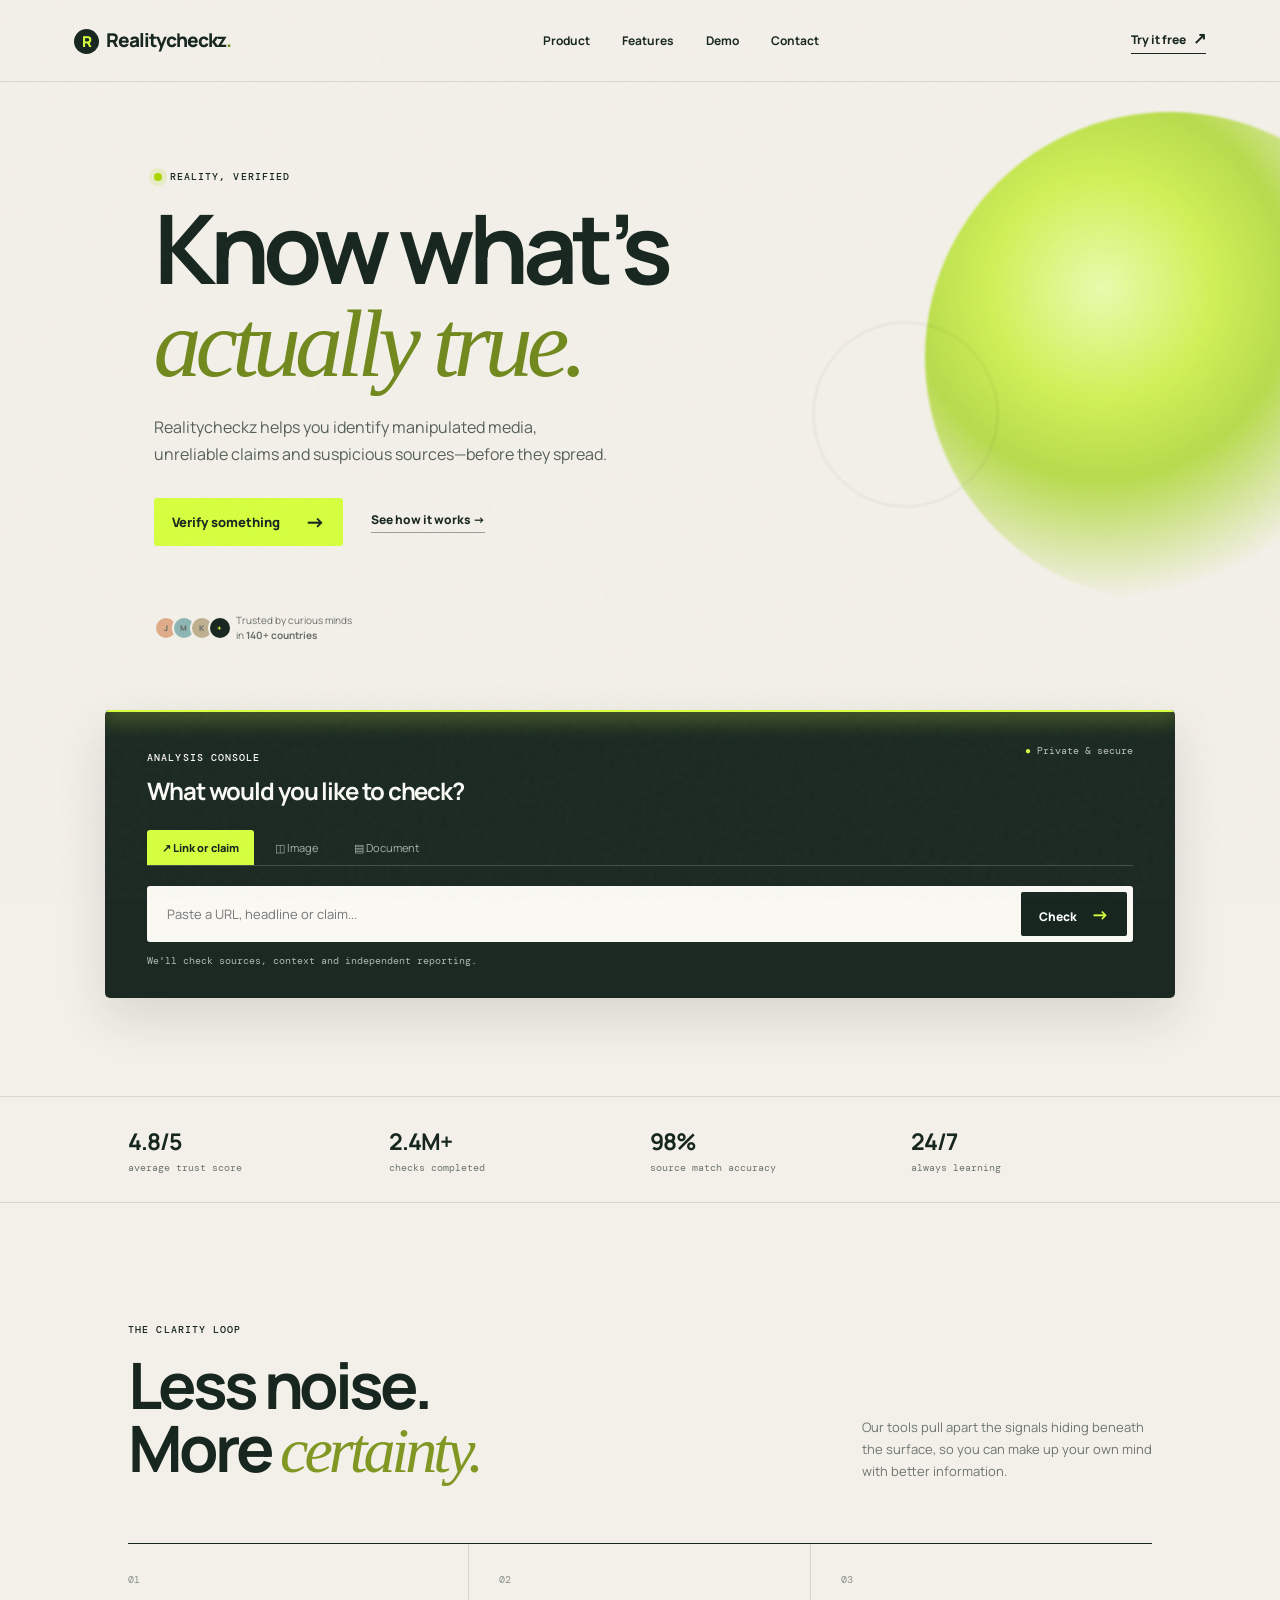
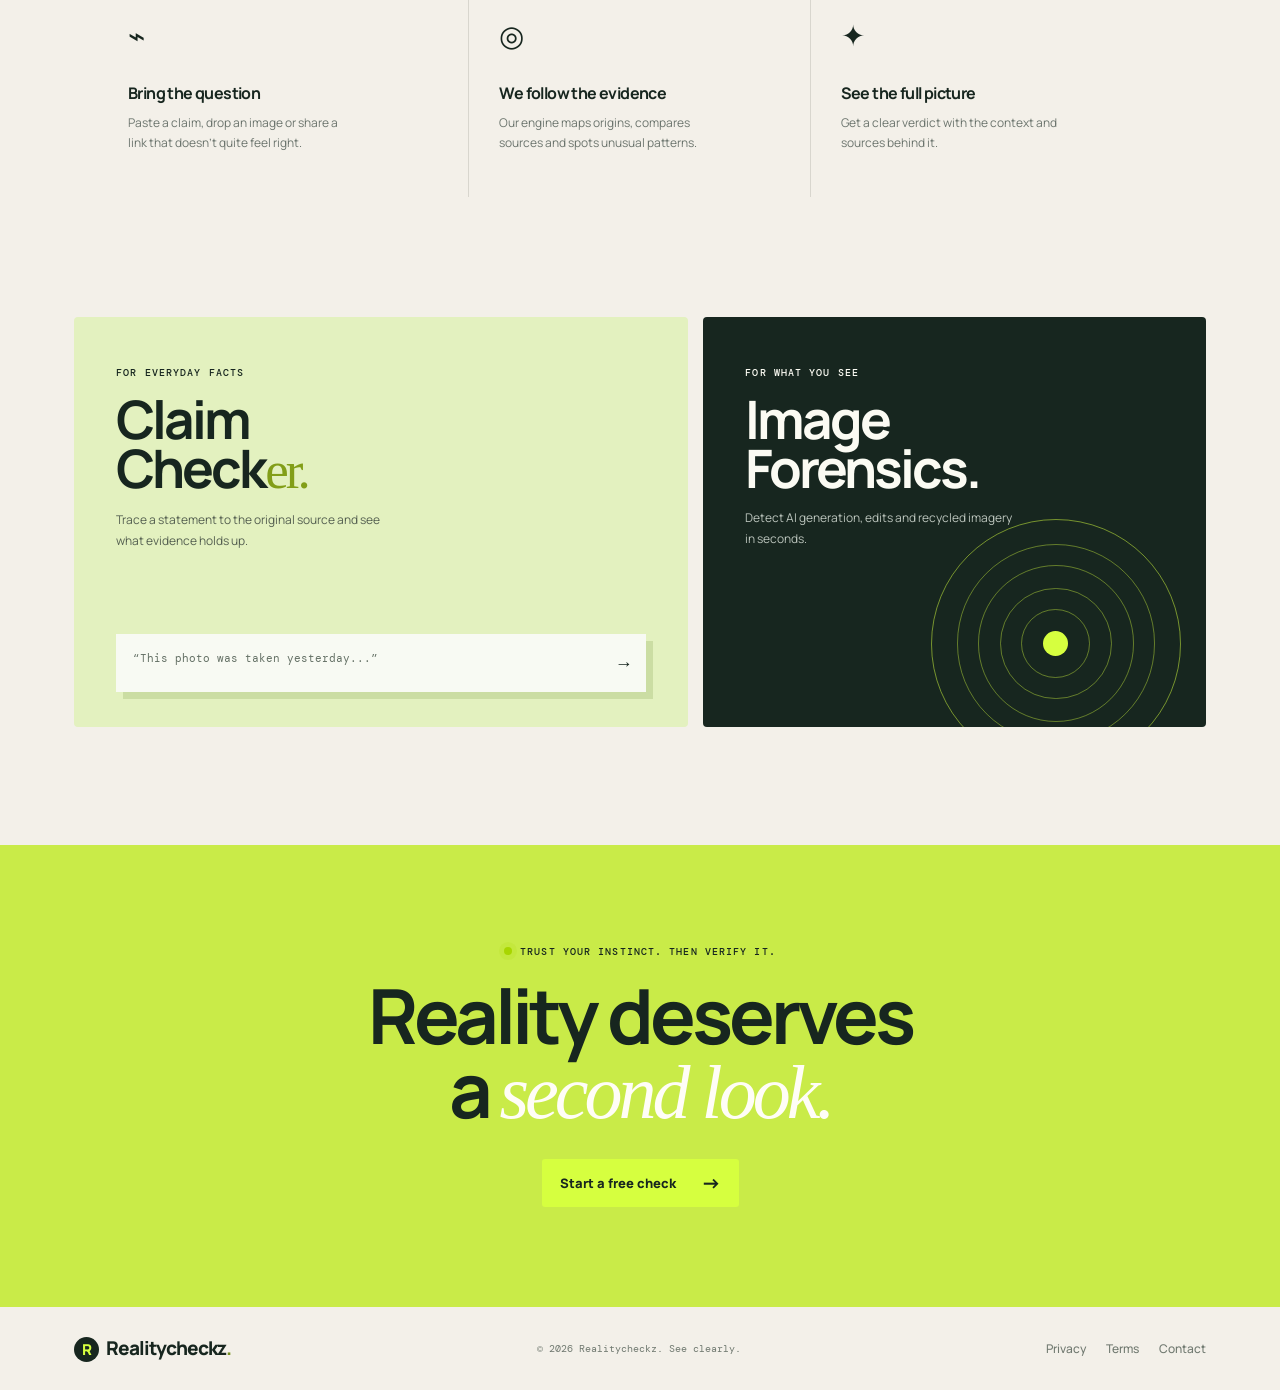
<file: index.html>
<!doctype html>
<html lang="en">
<head>
  <meta charset="UTF-8" />
  <meta name="viewport" content="width=device-width, initial-scale=1.0" />
  <title>Realitycheckz — Verify what you see</title>
  <link rel="preconnect" href="https://fonts.googleapis.com">
  <link rel="preconnect" href="https://fonts.gstatic.com" crossorigin>
  <link href="https://fonts.googleapis.com/css2?family=DM+Mono:wght@400;500&family=Manrope:wght@400;500;600;700;800&display=swap" rel="stylesheet">
  <link rel="stylesheet" href="style.css" />
</head>
<body>
  <div class="noise"></div>
  <nav class="nav">
    <a class="brand" href="#top"><span class="brand-mark">R</span>Realitycheckz<span class="dot">.</span></a>
    <div class="nav-links"><a class="current" href="index.html">Home</a><a href="product.html">Product</a><a href="features.html">Features</a><a href="demo.html">Demo</a><a href="contact.html">Contact</a></div>
    <a href="demo.html" class="nav-cta">Try it free <span>↗</span></a>
  </nav>

  <main id="top">
    <section class="hero">
      <div class="eyebrow"><span class="pulse"></span> REALITY, VERIFIED</div>
      <h1>Know what’s<br><em>actually true.</em></h1>
      <p class="hero-copy">Realitycheckz helps you identify manipulated media, unreliable claims and suspicious sources—before they spread.</p>
      <div class="hero-actions"><a class="button primary" href="demo.html">Verify something <span>→</span></a><a class="text-link" href="demo.html">See how it works <span>→</span></a></div>
      <div class="hero-trust"><div class="avatars"><i>J</i><i>M</i><i>K</i><i>+</i></div><span>Trusted by curious minds<br>in <b>140+ countries</b></span></div>
      <div class="orb orb-one"></div><div class="orb orb-two"></div>
    </section>

    <section class="verify-shell" id="verify">
      <div class="scanner-line"></div>
      <div class="verify-top"><div><span class="micro">ANALYSIS CONSOLE</span><h2>What would you like to check?</h2></div><span class="secure">● Private & secure</span></div>
      <div class="tabs"><button class="tab active" data-type="link">↗ Link or claim</button><button class="tab" data-type="image">◫ Image</button><button class="tab" data-type="document">▤ Document</button></div>
      <div class="check-area" id="dropZone">
        <div class="input-row"><input id="checkInput" aria-label="Content to verify" placeholder="Paste a URL, headline or claim..." /><button id="checkBtn">Check <span>→</span></button></div>
        <p id="helperText">We'll check sources, context and independent reporting.</p>
      </div>
      <div class="result" id="result"><div class="result-icon">✓</div><div><span class="micro">INITIAL SIGNAL</span><h3 id="resultTitle">Assessment ready</h3><p id="resultText"></p></div><span class="confidence" id="confidence">--</span></div>
    </section>

    <section class="proof-strip" id="trust"><div><strong>4.8/5</strong><span>average trust score</span></div><div><strong>2.4M+</strong><span>checks completed</span></div><div><strong>98%</strong><span>source match accuracy</span></div><div><strong>24/7</strong><span>always learning</span></div></section>

    <section class="how" id="how"><div class="section-label">THE CLARITY LOOP</div><div class="section-heading"><h2>Less noise.<br>More <em>certainty.</em></h2><p>Our tools pull apart the signals hiding beneath the surface, so you can make up your own mind with better information.</p></div><div class="steps"><article><span class="number">01</span><div class="step-icon">⌁</div><h3>Bring the question</h3><p>Paste a claim, drop an image or share a link that doesn't quite feel right.</p></article><article><span class="number">02</span><div class="step-icon">◎</div><h3>We follow the evidence</h3><p>Our engine maps origins, compares sources and spots unusual patterns.</p></article><article><span class="number">03</span><div class="step-icon">✦</div><h3>See the full picture</h3><p>Get a clear verdict with the context and sources behind it.</p></article></div></section>

    <section class="tools" id="tools"><div class="tool-card large"><span class="micro">FOR EVERYDAY FACTS</span><h2>Claim<br>Check<span>er.</span></h2><p>Trace a statement to the original source and see what evidence holds up.</p><div class="mini-search"><span>“This photo was taken yesterday...”</span><b>→</b></div></div><div class="tool-card dark"><span class="micro">FOR WHAT YOU SEE</span><h2>Image<br>Forensics.</h2><p>Detect AI generation, edits and recycled imagery in seconds.</p><div class="fingerprint"><i></i><i></i><i></i><i></i><i></i></div></div></section>

    <section class="closing"><span class="eyebrow"><span class="pulse"></span> TRUST YOUR INSTINCT. THEN VERIFY IT.</span><h2>Reality deserves<br>a <em>second look.</em></h2><a href="demo.html" class="button primary">Start a free check <span>→</span></a></section>
  </main>
  <footer><a class="brand" href="index.html"><span class="brand-mark">R</span>Realitycheckz<span class="dot">.</span></a><span>© 2026 Realitycheckz. See clearly.</span><div><a href="privacy.html">Privacy</a><a href="terms.html">Terms</a><a href="contact.html">Contact</a></div></footer>
  <script src="script.js"></script>
</body>
</html>
</file>
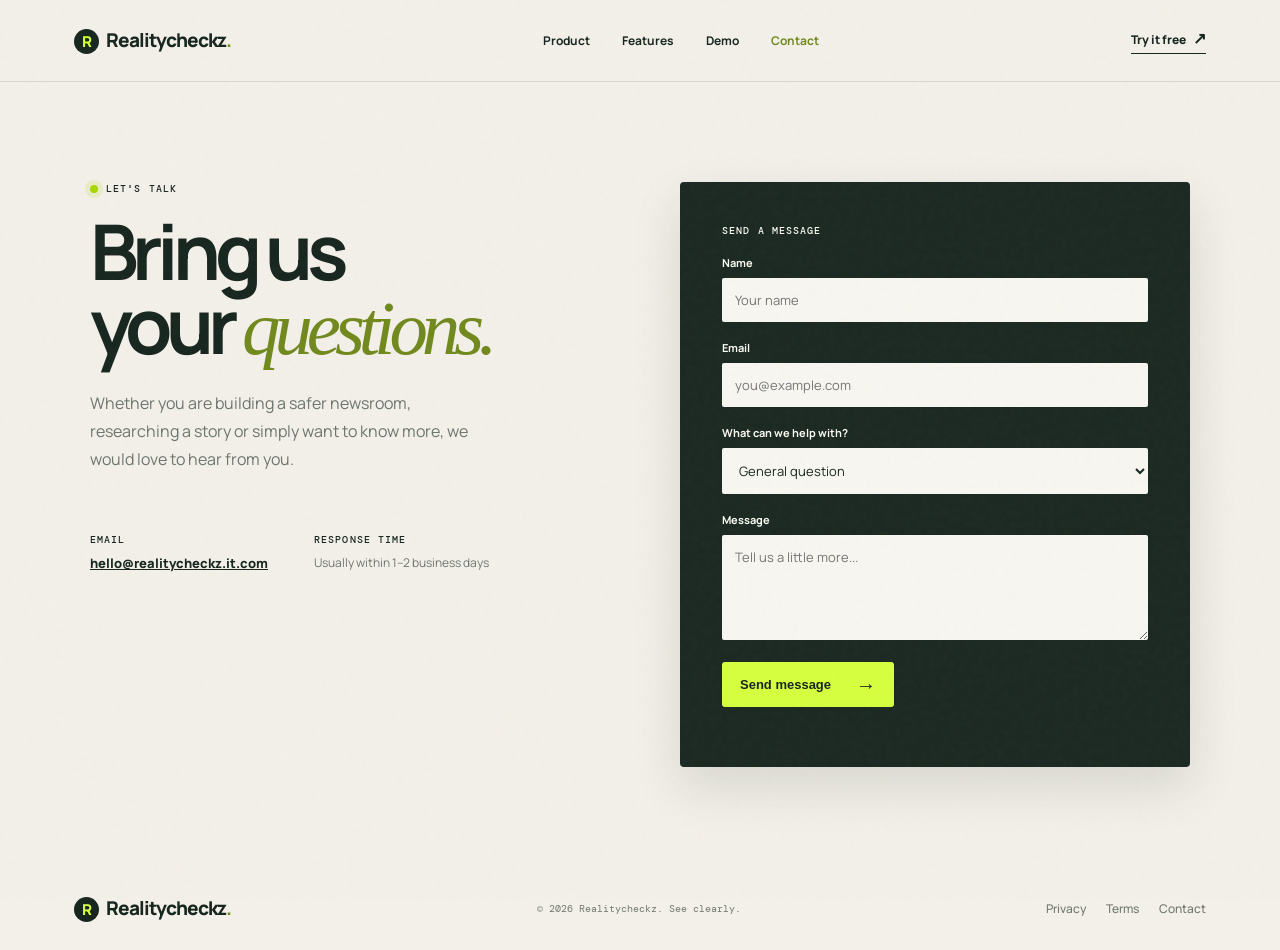
<file: contact.html>
<!doctype html><html lang="en"><head><meta charset="UTF-8"><meta name="viewport" content="width=device-width,initial-scale=1.0"><title>Contact — Realitycheckz</title><link rel="preconnect" href="https://fonts.googleapis.com"><link rel="preconnect" href="https://fonts.gstatic.com" crossorigin><link href="https://fonts.googleapis.com/css2?family=DM+Mono:wght@400;500&family=Manrope:wght@400;500;600;700;800&display=swap" rel="stylesheet"><link rel="stylesheet" href="style.css"></head><body><div class="noise"></div><nav class="nav"><a class="brand" href="index.html"><span class="brand-mark">R</span>Realitycheckz<span class="dot">.</span></a><div class="nav-links"><a href="product.html">Product</a><a href="features.html">Features</a><a href="demo.html">Demo</a><a class="current" href="contact.html">Contact</a></div><a href="demo.html" class="nav-cta">Try it free <span>↗</span></a></nav><main class="contact-page"><section class="contact-copy"><span class="eyebrow"><span class="pulse"></span> LET'S TALK</span><h1>Bring us<br>your <em>questions.</em></h1><p>Whether you are building a safer newsroom, researching a story or simply want to know more, we would love to hear from you.</p><div class="contact-details"><div><span class="micro">EMAIL</span><a href="mailto:hello@realitycheckz.it.com">hello@realitycheckz.it.com</a></div><div><span class="micro">RESPONSE TIME</span><p>Usually within 1–2 business days</p></div></div></section><section class="contact-form-wrap"><form id="contactForm"><span class="micro">SEND A MESSAGE</span><label>Name<input required placeholder="Your name"></label><label>Email<input type="email" required placeholder="you@example.com"></label><label>What can we help with?<select><option>General question</option><option>Product feedback</option><option>Partnership</option><option>Report an issue</option></select></label><label>Message<textarea required placeholder="Tell us a little more..."></textarea></label><button class="button primary" type="submit">Send message <span>→</span></button><p class="form-status" id="formStatus"></p></form></section></main><footer><a class="brand" href="index.html"><span class="brand-mark">R</span>Realitycheckz<span class="dot">.</span></a><span>© 2026 Realitycheckz. See clearly.</span><div><a href="privacy.html">Privacy</a><a href="terms.html">Terms</a><a href="contact.html">Contact</a></div></footer><script src="contact.js"></script></body></html>
</file>
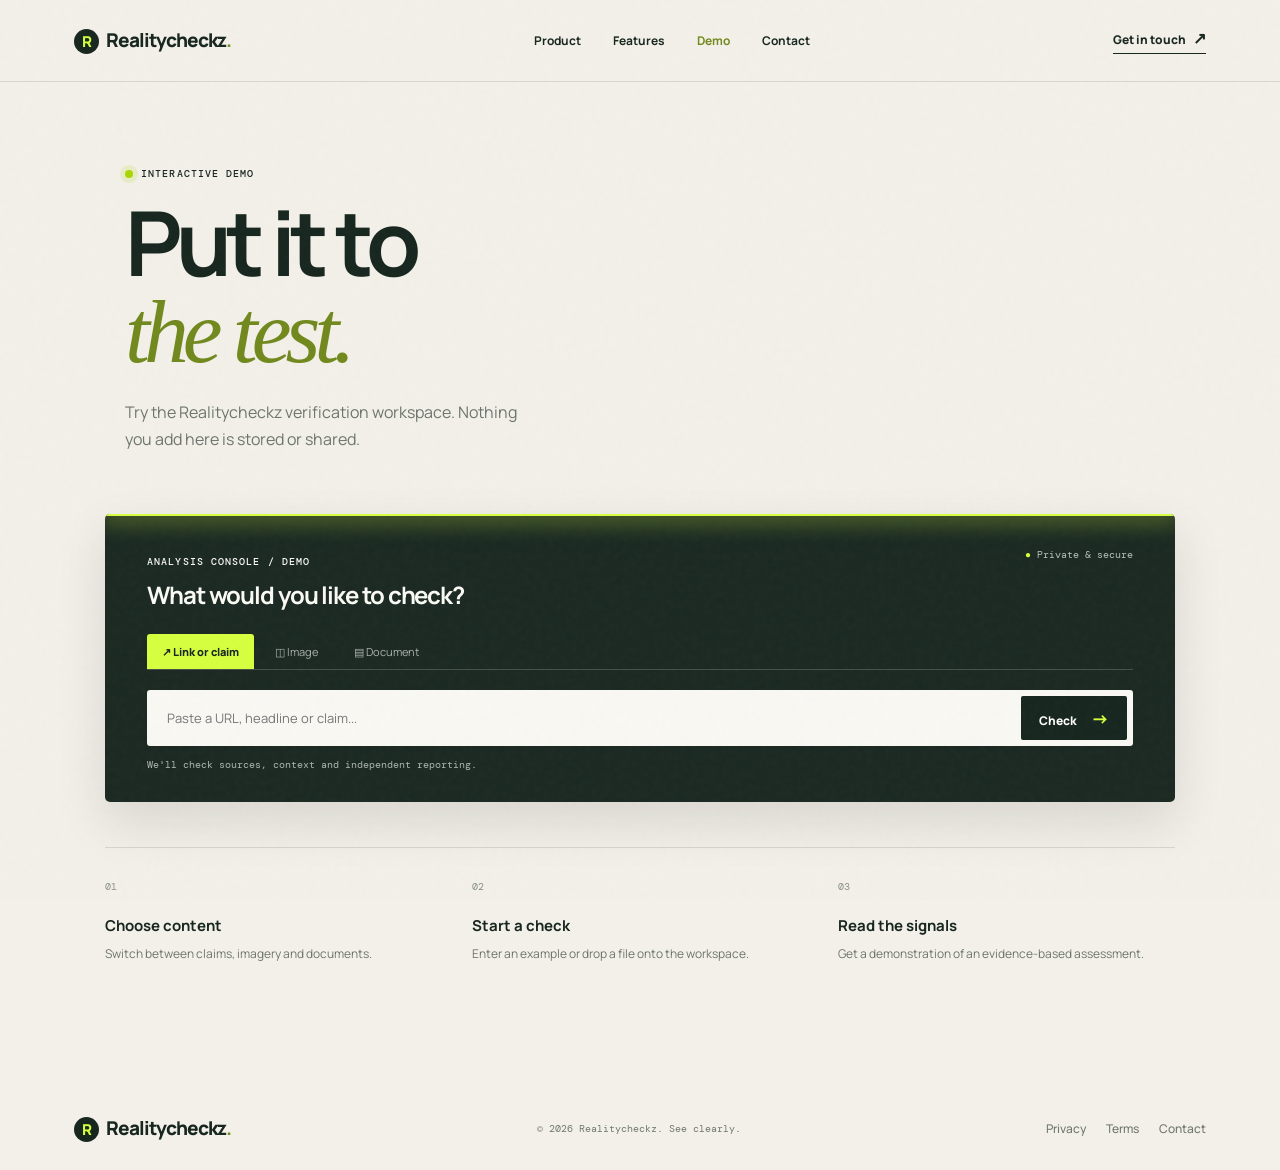
<file: demo.html>
<!doctype html><html lang="en"><head><meta charset="UTF-8"><meta name="viewport" content="width=device-width,initial-scale=1.0"><title>Demo — Realitycheckz</title><link rel="preconnect" href="https://fonts.googleapis.com"><link rel="preconnect" href="https://fonts.gstatic.com" crossorigin><link href="https://fonts.googleapis.com/css2?family=DM+Mono:wght@400;500&family=Manrope:wght@400;500;600;700;800&display=swap" rel="stylesheet"><link rel="stylesheet" href="style.css"></head><body><div class="noise"></div><nav class="nav"><a class="brand" href="index.html"><span class="brand-mark">R</span>Realitycheckz<span class="dot">.</span></a><div class="nav-links"><a href="index.html">Home</a><a class="current" href="demo.html">Demo</a><a href="contact.html">Contact</a></div><a href="contact.html" class="nav-cta">Get in touch <span>↗</span></a></nav><main class="inner-page"><section class="page-intro"><span class="eyebrow"><span class="pulse"></span> INTERACTIVE DEMO</span><h1>Put it to<br><em>the test.</em></h1><p>Try the Realitycheckz verification workspace. Nothing you add here is stored or shared.</p></section><section class="verify-shell demo-check"><div class="scanner-line"></div><div class="verify-top"><div><span class="micro">ANALYSIS CONSOLE / DEMO</span><h2>What would you like to check?</h2></div><span class="secure">● Private & secure</span></div><div class="tabs"><button class="tab active" data-type="link">↗ Link or claim</button><button class="tab" data-type="image">◫ Image</button><button class="tab" data-type="document">▤ Document</button></div><div class="check-area" id="dropZone"><div class="input-row"><input id="checkInput" aria-label="Content to verify" placeholder="Paste a URL, headline or claim..."><button id="checkBtn">Check <span>→</span></button></div><p id="helperText">We'll check sources, context and independent reporting.</p></div><div class="result" id="result"><div class="result-icon">✓</div><div><span class="micro">INITIAL SIGNAL</span><h3 id="resultTitle">Assessment ready</h3><p id="resultText"></p></div><span class="confidence" id="confidence">--</span></div></section><section class="demo-notes"><div><span class="number">01</span><h3>Choose content</h3><p>Switch between claims, imagery and documents.</p></div><div><span class="number">02</span><h3>Start a check</h3><p>Enter an example or drop a file onto the workspace.</p></div><div><span class="number">03</span><h3>Read the signals</h3><p>Get a demonstration of an evidence-based assessment.</p></div></section></main><footer><a class="brand" href="index.html"><span class="brand-mark">R</span>Realitycheckz<span class="dot">.</span></a><span>© 2026 Realitycheckz. See clearly.</span><div><a href="#">Privacy</a><a href="#">Terms</a><a href="contact.html">Contact</a></div></footer><script src="script.js"></script></body></html>
</file>
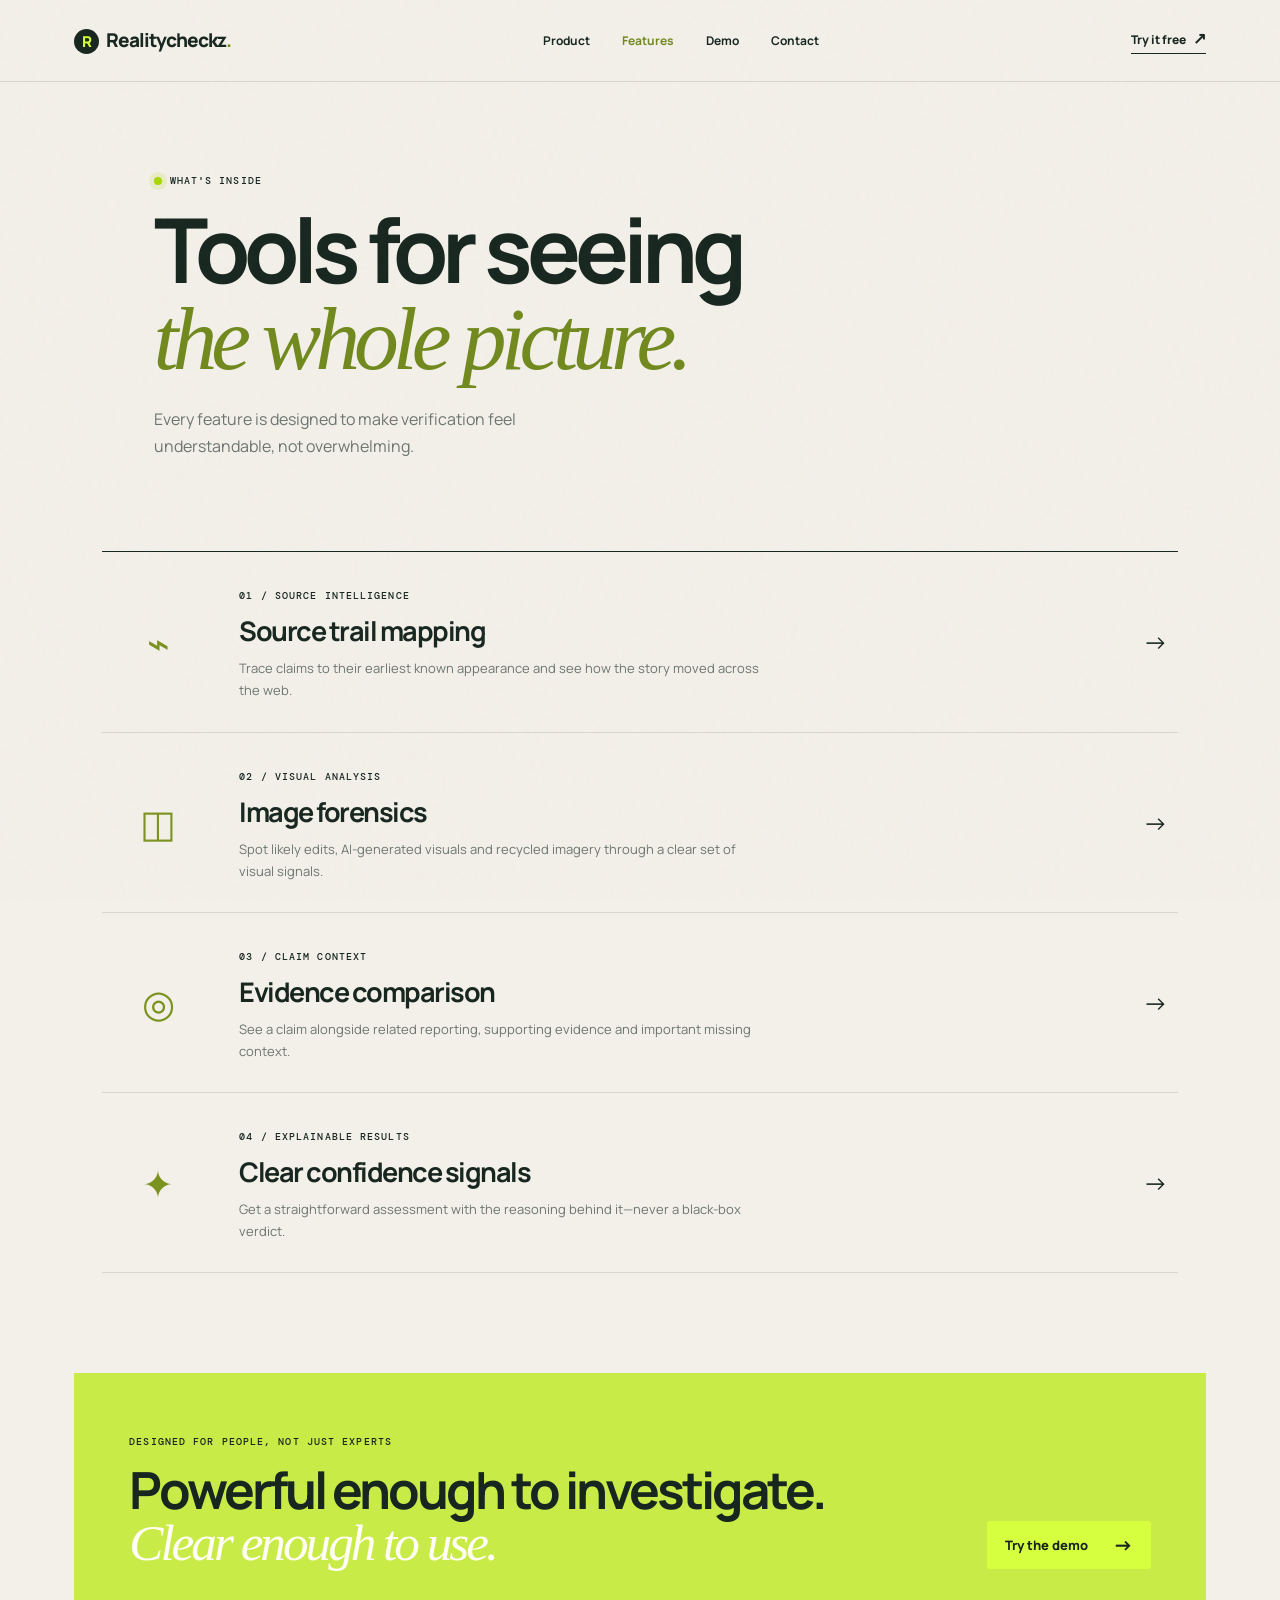
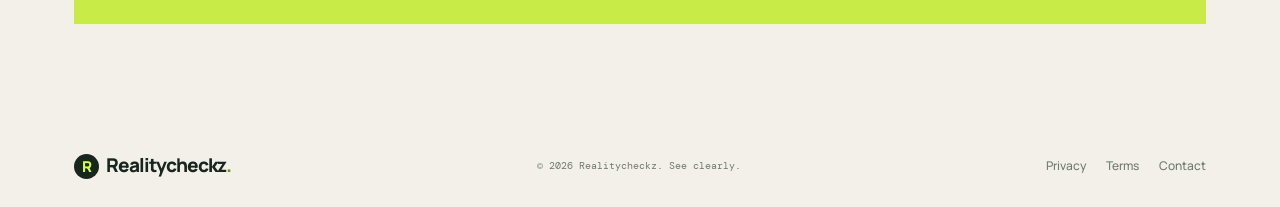
<file: features.html>
<!doctype html><html lang="en"><head><meta charset="UTF-8"><meta name="viewport" content="width=device-width,initial-scale=1.0"><title>Features — Realitycheckz</title><link rel="preconnect" href="https://fonts.googleapis.com"><link rel="preconnect" href="https://fonts.gstatic.com" crossorigin><link href="https://fonts.googleapis.com/css2?family=DM+Mono:wght@400;500&family=Manrope:wght@400;500;600;700;800&display=swap" rel="stylesheet"><link rel="stylesheet" href="style.css"></head><body><div class="noise"></div><nav class="nav"><a class="brand" href="index.html"><span class="brand-mark">R</span>Realitycheckz<span class="dot">.</span></a><div class="nav-links"><a href="product.html">Product</a><a class="current" href="features.html">Features</a><a href="demo.html">Demo</a><a href="contact.html">Contact</a></div><a href="demo.html" class="nav-cta">Try it free <span>↗</span></a></nav><main class="features-page"><section class="features-intro"><span class="eyebrow"><span class="pulse"></span> WHAT'S INSIDE</span><h1>Tools for seeing<br><em>the whole picture.</em></h1><p>Every feature is designed to make verification feel understandable, not overwhelming.</p></section><section class="feature-list"><article><div class="feature-symbol">⌁</div><div><span class="micro">01 / SOURCE INTELLIGENCE</span><h2>Source trail mapping</h2><p>Trace claims to their earliest known appearance and see how the story moved across the web.</p></div><span class="feature-arrow">→</span></article><article><div class="feature-symbol">◫</div><div><span class="micro">02 / VISUAL ANALYSIS</span><h2>Image forensics</h2><p>Spot likely edits, AI-generated visuals and recycled imagery through a clear set of visual signals.</p></div><span class="feature-arrow">→</span></article><article><div class="feature-symbol">◎</div><div><span class="micro">03 / CLAIM CONTEXT</span><h2>Evidence comparison</h2><p>See a claim alongside related reporting, supporting evidence and important missing context.</p></div><span class="feature-arrow">→</span></article><article><div class="feature-symbol">✦</div><div><span class="micro">04 / EXPLAINABLE RESULTS</span><h2>Clear confidence signals</h2><p>Get a straightforward assessment with the reasoning behind it—never a black-box verdict.</p></div><span class="feature-arrow">→</span></article></section><section class="feature-bottom"><div><span class="micro">DESIGNED FOR PEOPLE, NOT JUST EXPERTS</span><h2>Powerful enough to investigate.<br><em>Clear enough to use.</em></h2></div><a href="demo.html" class="button primary">Try the demo <span>→</span></a></section></main><footer><a class="brand" href="index.html"><span class="brand-mark">R</span>Realitycheckz<span class="dot">.</span></a><span>© 2026 Realitycheckz. See clearly.</span><div><a href="privacy.html">Privacy</a><a href="terms.html">Terms</a><a href="contact.html">Contact</a></div></footer></body></html>
</file>
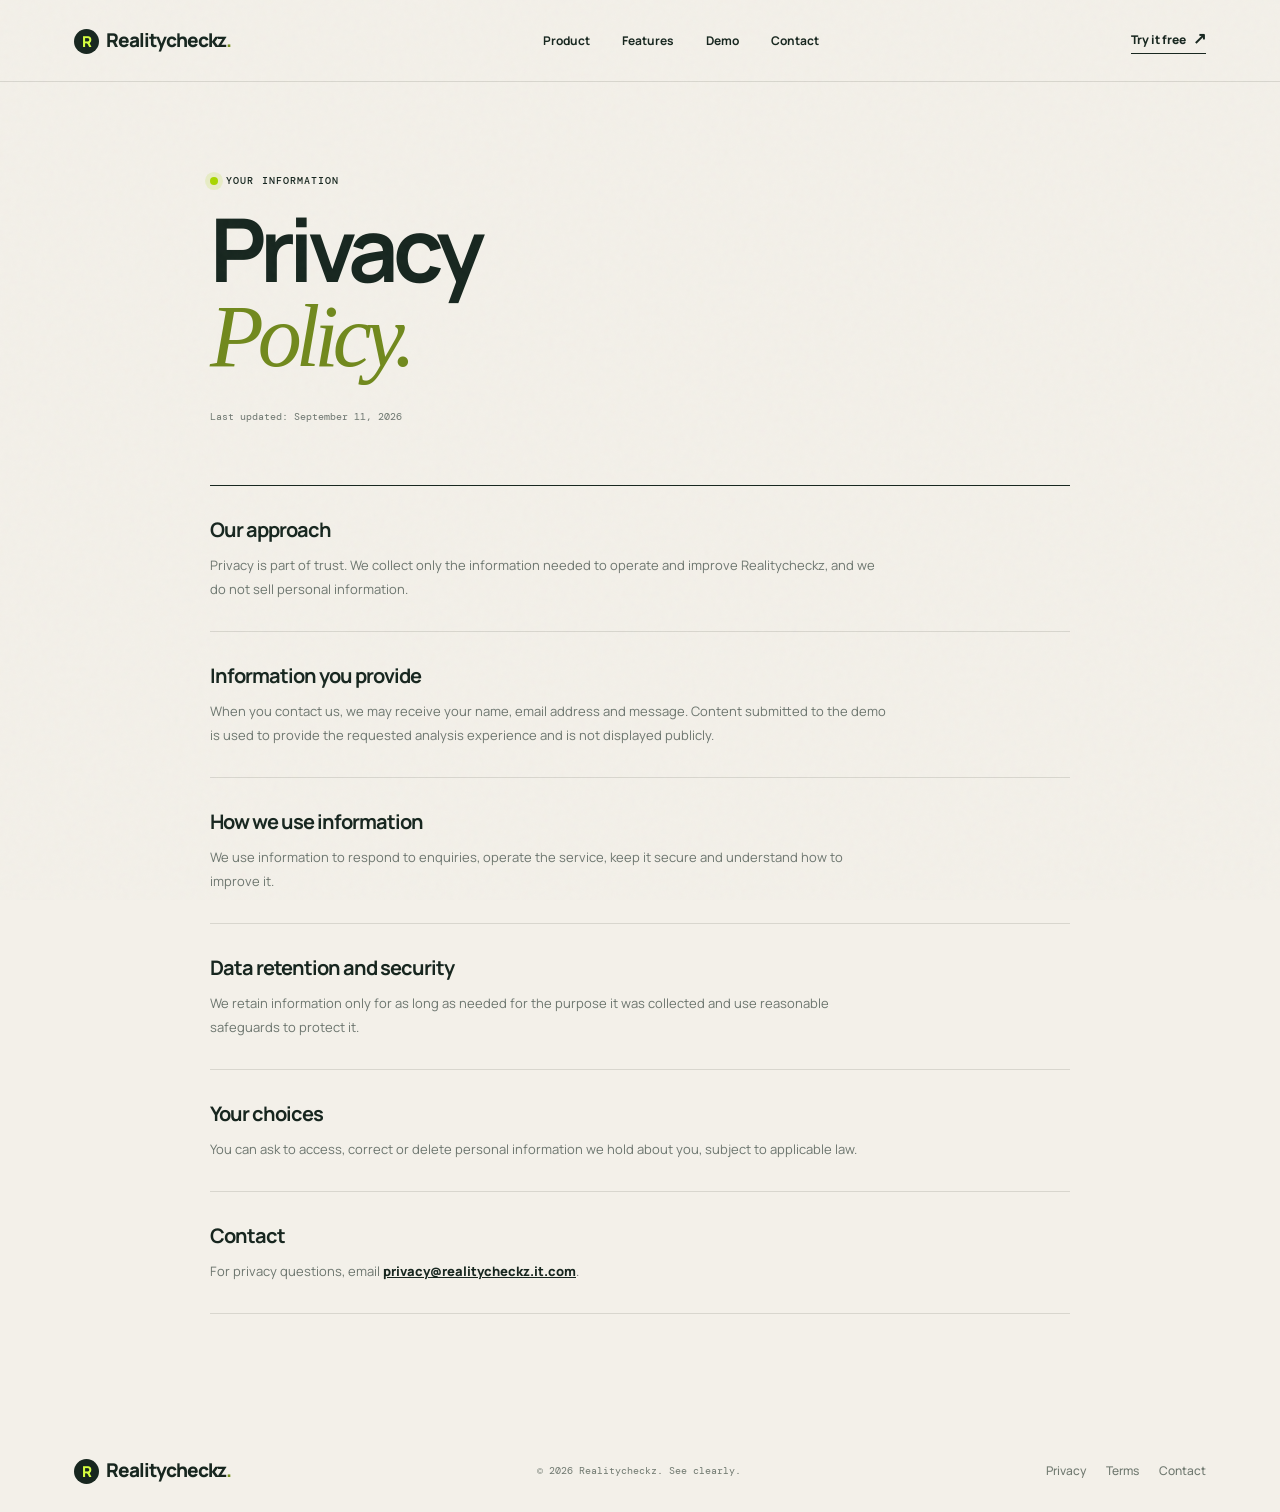
<file: privacy.html>
<!doctype html><html lang="en"><head><meta charset="UTF-8"><meta name="viewport" content="width=device-width,initial-scale=1.0"><title>Privacy Policy — Realitycheckz</title><link rel="preconnect" href="https://fonts.googleapis.com"><link rel="preconnect" href="https://fonts.gstatic.com" crossorigin><link href="https://fonts.googleapis.com/css2?family=DM+Mono:wght@400;500&family=Manrope:wght@400;500;600;700;800&display=swap" rel="stylesheet"><link rel="stylesheet" href="style.css"></head><body><div class="noise"></div><nav class="nav"><a class="brand" href="index.html"><span class="brand-mark">R</span>Realitycheckz<span class="dot">.</span></a><div class="nav-links"><a href="product.html">Product</a><a href="features.html">Features</a><a href="demo.html">Demo</a><a href="contact.html">Contact</a></div><a href="demo.html" class="nav-cta">Try it free <span>↗</span></a></nav><main class="legal-page"><span class="eyebrow"><span class="pulse"></span> YOUR INFORMATION</span><h1>Privacy<br><em>Policy.</em></h1><p class="legal-updated">Last updated: September 11, 2026</p><div class="legal-content"><section><h2>Our approach</h2><p>Privacy is part of trust. We collect only the information needed to operate and improve Realitycheckz, and we do not sell personal information.</p></section><section><h2>Information you provide</h2><p>When you contact us, we may receive your name, email address and message. Content submitted to the demo is used to provide the requested analysis experience and is not displayed publicly.</p></section><section><h2>How we use information</h2><p>We use information to respond to enquiries, operate the service, keep it secure and understand how to improve it.</p></section><section><h2>Data retention and security</h2><p>We retain information only for as long as needed for the purpose it was collected and use reasonable safeguards to protect it.</p></section><section><h2>Your choices</h2><p>You can ask to access, correct or delete personal information we hold about you, subject to applicable law.</p></section><section><h2>Contact</h2><p>For privacy questions, email <a href="mailto:privacy@realitycheckz.it.com">privacy@realitycheckz.it.com</a>.</p></section></div></main><footer><a class="brand" href="index.html"><span class="brand-mark">R</span>Realitycheckz<span class="dot">.</span></a><span>© 2026 Realitycheckz. See clearly.</span><div><a href="privacy.html">Privacy</a><a href="terms.html">Terms</a><a href="contact.html">Contact</a></div></footer></body></html>
</file>
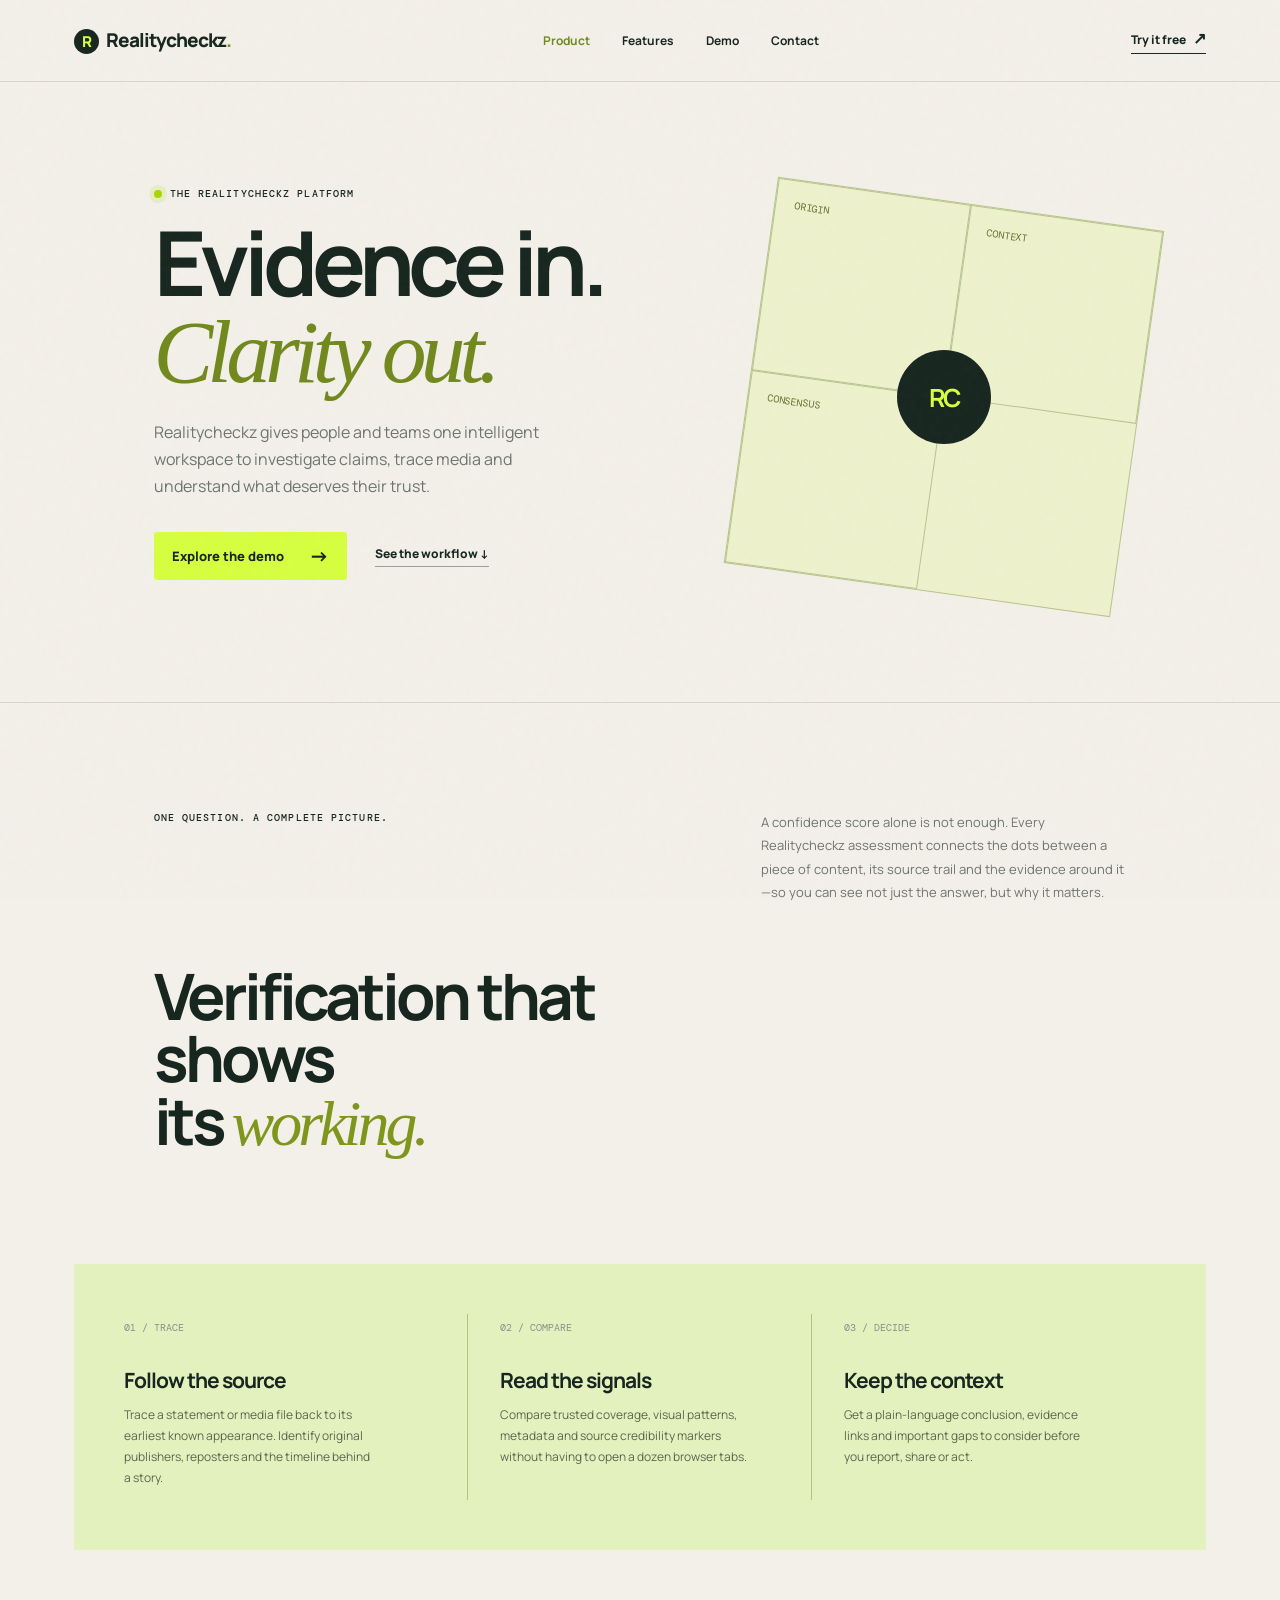
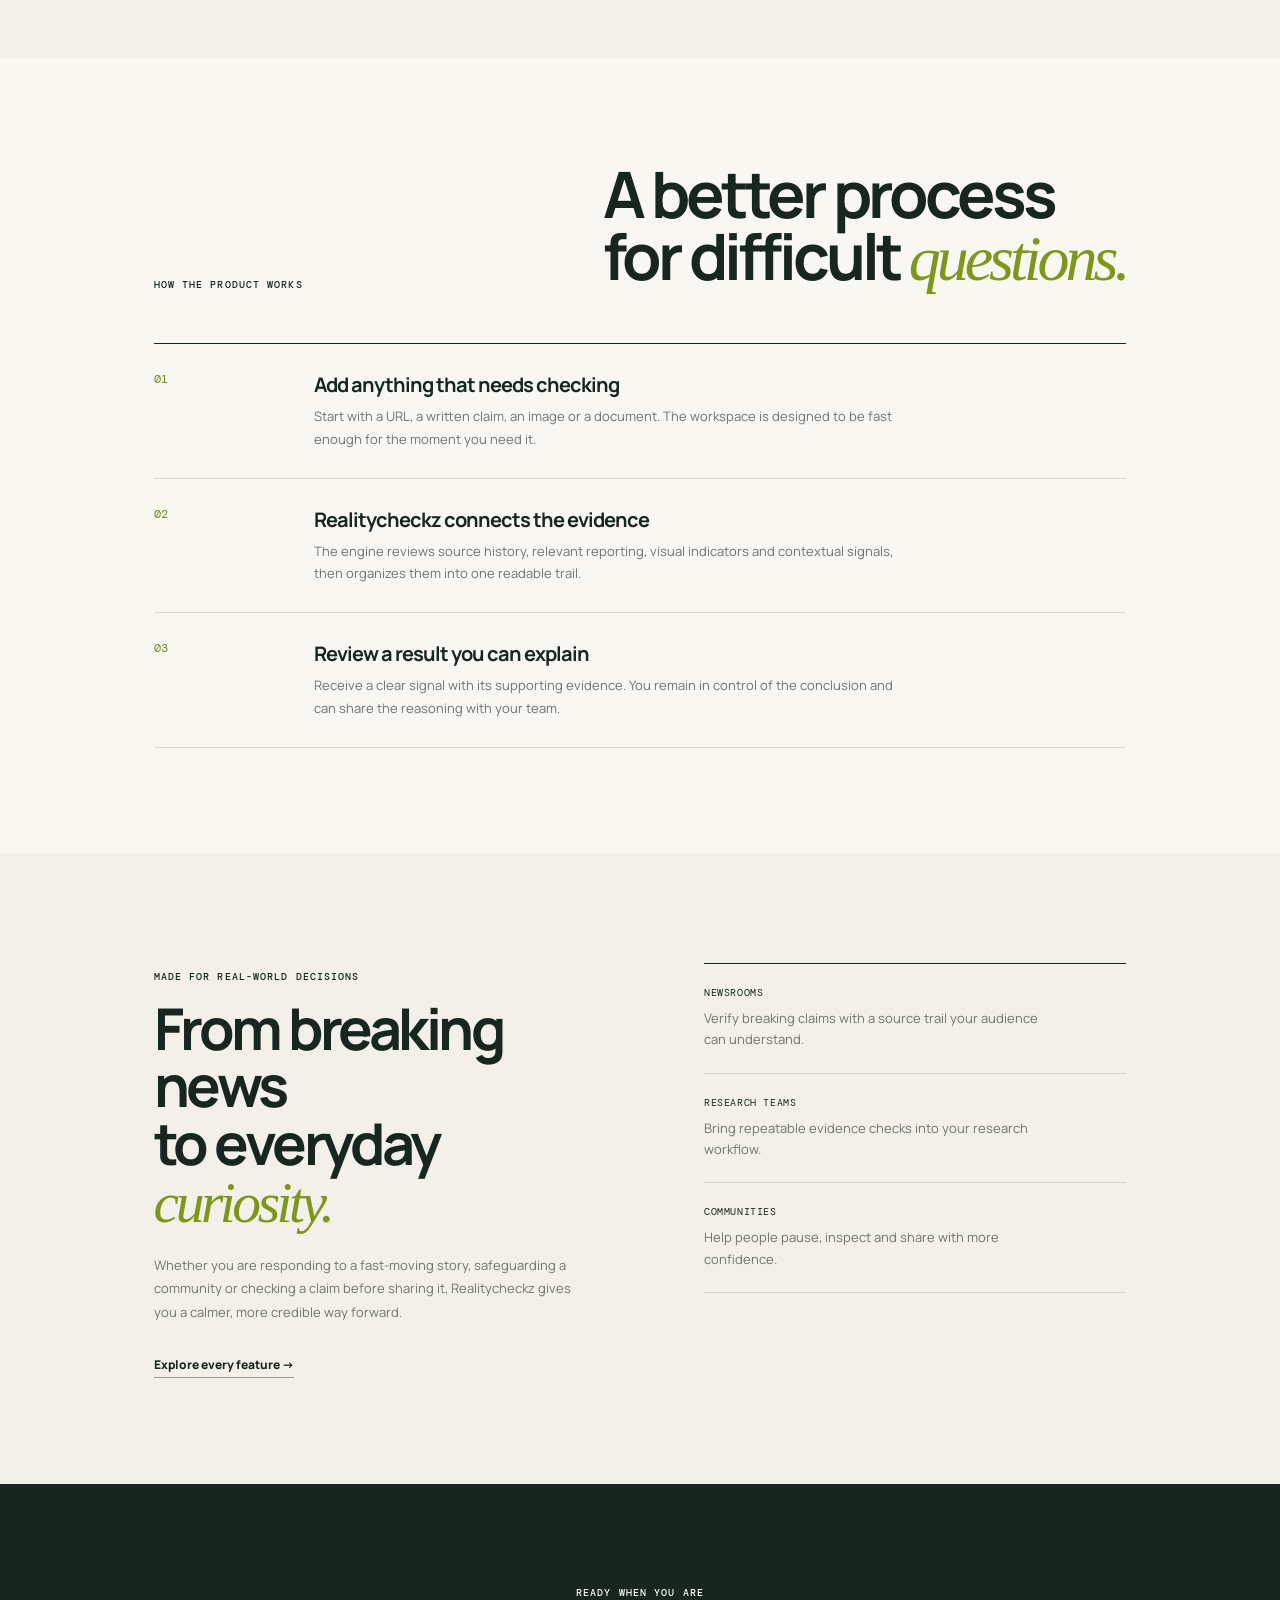
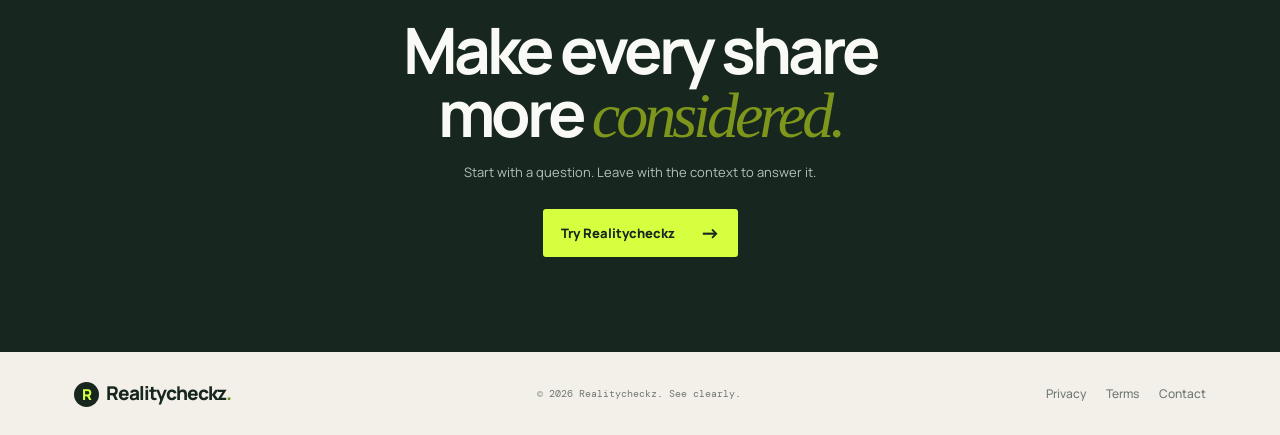
<file: product.html>
<!doctype html>
<html lang="en">
<head><meta charset="UTF-8"><meta name="viewport" content="width=device-width,initial-scale=1.0"><title>Product — Realitycheckz</title><link rel="preconnect" href="https://fonts.googleapis.com"><link rel="preconnect" href="https://fonts.gstatic.com" crossorigin><link href="https://fonts.googleapis.com/css2?family=DM+Mono:wght@400;500&family=Manrope:wght@400;500;600;700;800&display=swap" rel="stylesheet"><link rel="stylesheet" href="style.css"></head>
<body><div class="noise"></div><nav class="nav"><a class="brand" href="index.html"><span class="brand-mark">R</span>Realitycheckz<span class="dot">.</span></a><div class="nav-links"><a class="current" href="product.html">Product</a><a href="features.html">Features</a><a href="demo.html">Demo</a><a href="contact.html">Contact</a></div><a href="demo.html" class="nav-cta">Try it free <span>↗</span></a></nav>
<main class="product-page">
<section class="product-hero"><span class="eyebrow"><span class="pulse"></span> THE REALITYCHECKZ PLATFORM</span><h1>Evidence in.<br><em>Clarity out.</em></h1><p>Realitycheckz gives people and teams one intelligent workspace to investigate claims, trace media and understand what deserves their trust.</p><div class="hero-actions"><a href="demo.html" class="button primary">Explore the demo <span>→</span></a><a href="#workflow" class="text-link">See the workflow <span>↓</span></a></div><div class="product-grid-art"><span>ORIGIN</span><span>CONTEXT</span><span>CONSENSUS</span><b>RC</b></div></section>
<section class="product-statement"><span class="section-label">ONE QUESTION. A COMPLETE PICTURE.</span><h2>Verification that shows<br>its <em>working.</em></h2><p>A confidence score alone is not enough. Every Realitycheckz assessment connects the dots between a piece of content, its source trail and the evidence around it—so you can see not just the answer, but why it matters.</p></section>
<section class="product-columns"><article><span class="number">01 / TRACE</span><h3>Follow the source</h3><p>Trace a statement or media file back to its earliest known appearance. Identify original publishers, reposters and the timeline behind a story.</p></article><article><span class="number">02 / COMPARE</span><h3>Read the signals</h3><p>Compare trusted coverage, visual patterns, metadata and source credibility markers without having to open a dozen browser tabs.</p></article><article><span class="number">03 / DECIDE</span><h3>Keep the context</h3><p>Get a plain-language conclusion, evidence links and important gaps to consider before you report, share or act.</p></article></section>
<section class="workflow" id="workflow"><div class="workflow-title"><span class="section-label">HOW THE PRODUCT WORKS</span><h2>A better process<br>for difficult <em>questions.</em></h2></div><div class="workflow-steps"><article><div class="workflow-index">01</div><div><h3>Add anything that needs checking</h3><p>Start with a URL, a written claim, an image or a document. The workspace is designed to be fast enough for the moment you need it.</p></div></article><article><div class="workflow-index">02</div><div><h3>Realitycheckz connects the evidence</h3><p>The engine reviews source history, relevant reporting, visual indicators and contextual signals, then organizes them into one readable trail.</p></div></article><article><div class="workflow-index">03</div><div><h3>Review a result you can explain</h3><p>Receive a clear signal with its supporting evidence. You remain in control of the conclusion and can share the reasoning with your team.</p></div></article></div></section>
<section class="product-split"><div class="split-copy"><span class="micro">MADE FOR REAL-WORLD DECISIONS</span><h2>From breaking news<br>to everyday <em>curiosity.</em></h2><p>Whether you are responding to a fast-moving story, safeguarding a community or checking a claim before sharing it, Realitycheckz gives you a calmer, more credible way forward.</p><a href="features.html" class="text-link">Explore every feature <span>→</span></a></div><div class="use-cases"><div><b>NEWSROOMS</b><span>Verify breaking claims with a source trail your audience can understand.</span></div><div><b>RESEARCH TEAMS</b><span>Bring repeatable evidence checks into your research workflow.</span></div><div><b>COMMUNITIES</b><span>Help people pause, inspect and share with more confidence.</span></div></div></section>
<section class="product-cta"><span class="micro">READY WHEN YOU ARE</span><h2>Make every share<br>more <em>considered.</em></h2><p>Start with a question. Leave with the context to answer it.</p><a href="demo.html" class="button primary">Try Realitycheckz <span>→</span></a></section>
</main><footer><a class="brand" href="index.html"><span class="brand-mark">R</span>Realitycheckz<span class="dot">.</span></a><span>© 2026 Realitycheckz. See clearly.</span><div><a href="privacy.html">Privacy</a><a href="terms.html">Terms</a><a href="contact.html">Contact</a></div></footer></body></html>
</file>
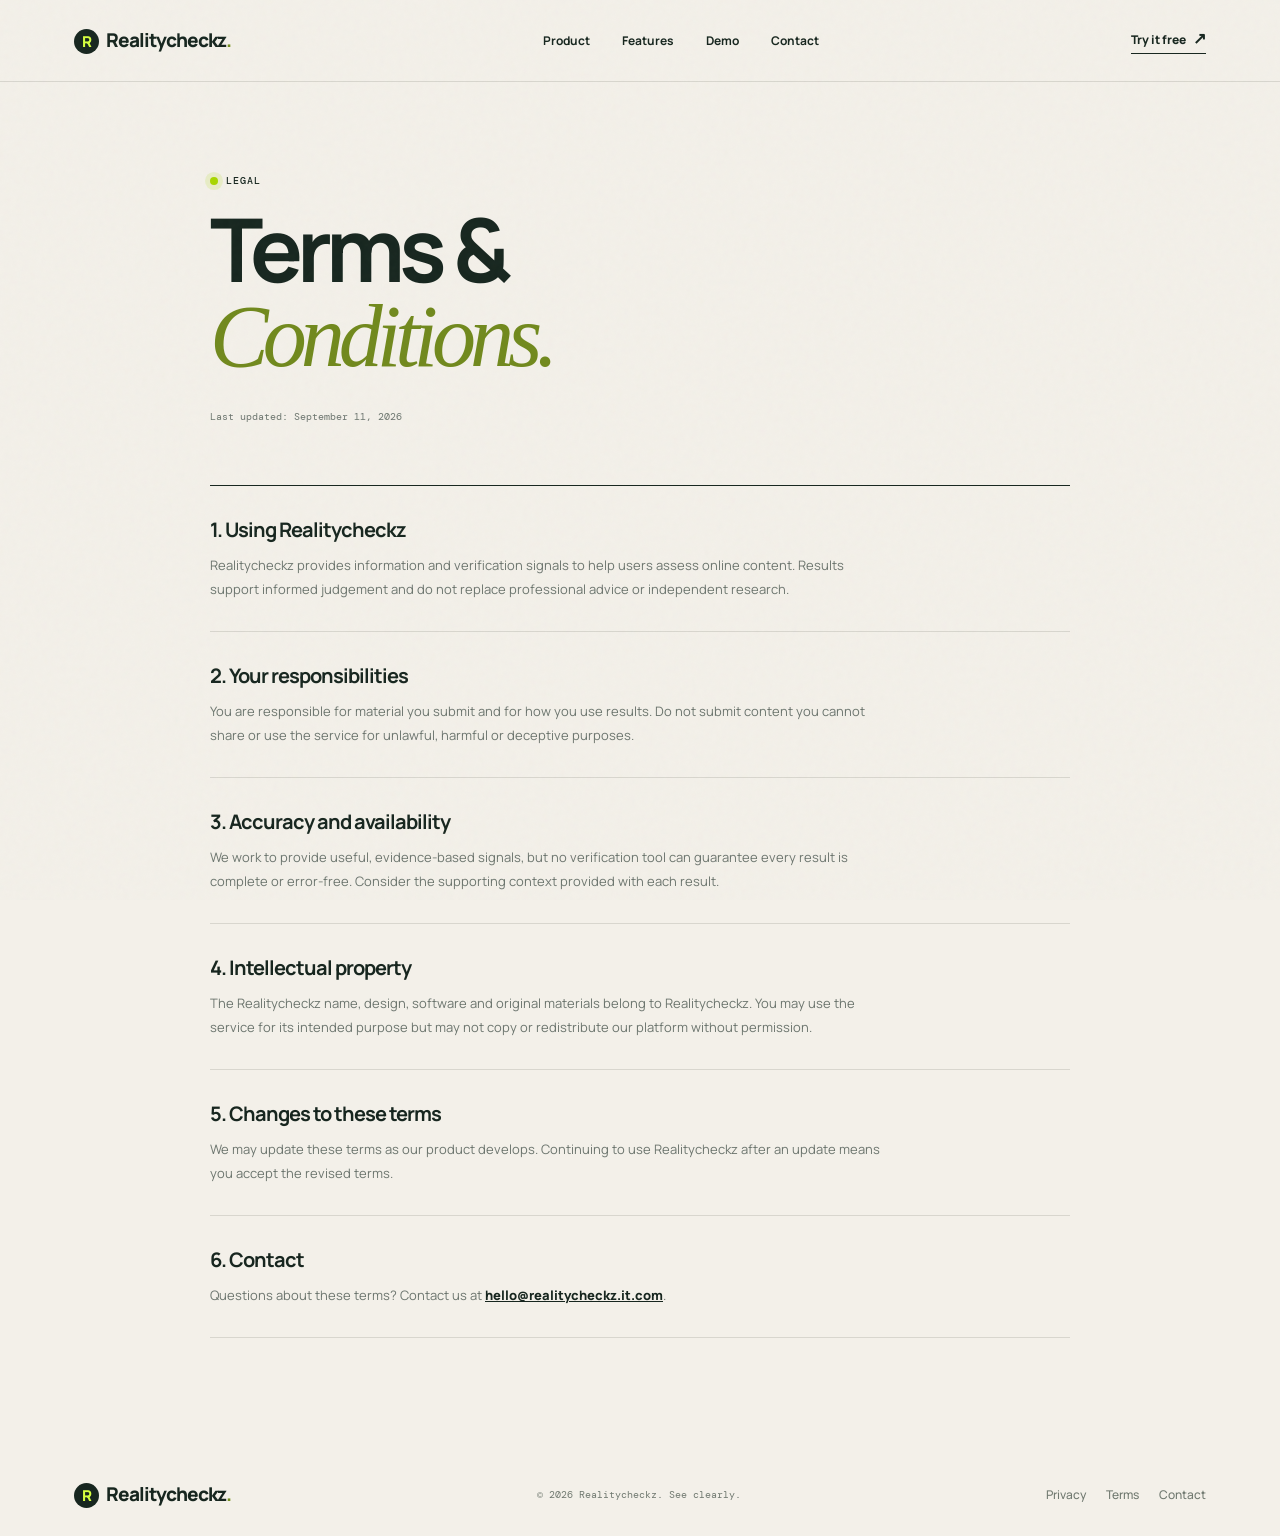
<file: terms.html>
<!doctype html><html lang="en"><head><meta charset="UTF-8"><meta name="viewport" content="width=device-width,initial-scale=1.0"><title>Terms & Conditions — Realitycheckz</title><link rel="preconnect" href="https://fonts.googleapis.com"><link rel="preconnect" href="https://fonts.gstatic.com" crossorigin><link href="https://fonts.googleapis.com/css2?family=DM+Mono:wght@400;500&family=Manrope:wght@400;500;600;700;800&display=swap" rel="stylesheet"><link rel="stylesheet" href="style.css"></head><body><div class="noise"></div><nav class="nav"><a class="brand" href="index.html"><span class="brand-mark">R</span>Realitycheckz<span class="dot">.</span></a><div class="nav-links"><a href="product.html">Product</a><a href="features.html">Features</a><a href="demo.html">Demo</a><a href="contact.html">Contact</a></div><a href="demo.html" class="nav-cta">Try it free <span>↗</span></a></nav><main class="legal-page"><span class="eyebrow"><span class="pulse"></span> LEGAL</span><h1>Terms &<br><em>Conditions.</em></h1><p class="legal-updated">Last updated: September 11, 2026</p><div class="legal-content"><section><h2>1. Using Realitycheckz</h2><p>Realitycheckz provides information and verification signals to help users assess online content. Results support informed judgement and do not replace professional advice or independent research.</p></section><section><h2>2. Your responsibilities</h2><p>You are responsible for material you submit and for how you use results. Do not submit content you cannot share or use the service for unlawful, harmful or deceptive purposes.</p></section><section><h2>3. Accuracy and availability</h2><p>We work to provide useful, evidence-based signals, but no verification tool can guarantee every result is complete or error-free. Consider the supporting context provided with each result.</p></section><section><h2>4. Intellectual property</h2><p>The Realitycheckz name, design, software and original materials belong to Realitycheckz. You may use the service for its intended purpose but may not copy or redistribute our platform without permission.</p></section><section><h2>5. Changes to these terms</h2><p>We may update these terms as our product develops. Continuing to use Realitycheckz after an update means you accept the revised terms.</p></section><section><h2>6. Contact</h2><p>Questions about these terms? Contact us at <a href="mailto:hello@realitycheckz.it.com">hello@realitycheckz.it.com</a>.</p></section></div></main><footer><a class="brand" href="index.html"><span class="brand-mark">R</span>Realitycheckz<span class="dot">.</span></a><span>© 2026 Realitycheckz. See clearly.</span><div><a href="privacy.html">Privacy</a><a href="terms.html">Terms</a><a href="contact.html">Contact</a></div></footer></body></html>
</file>
<file: style.css>
:root{--ink:#17261f;--cream:#f3f0e9;--lime:#d6ff3f;--muted:#6c756e;--line:#d8d6ce}*{box-sizing:border-box}html{scroll-behavior:smooth}body{margin:0;background:var(--cream);font-family:Manrope,Arial,sans-serif;color:var(--ink);overflow-x:hidden}.noise{position:fixed;inset:0;opacity:.035;pointer-events:none;background-image:url("data:image/svg+xml,%3Csvg viewBox='0 0 180 180' xmlns='http://www.w3.org/2000/svg'%3E%3Cfilter id='n'%3E%3CfeTurbulence type='fractalNoise' baseFrequency='.8' numOctaves='4'/%3E%3C/filter%3E%3Crect width='100%25' height='100%25' filter='url(%23n)' opacity='.8'/%3E%3C/svg%3E");z-index:5}.nav{height:82px;display:flex;align-items:center;justify-content:space-between;padding:0 5.8vw;border-bottom:1px solid var(--line);position:relative;z-index:2}.brand{font-size:19px;font-weight:800;text-decoration:none;color:var(--ink);letter-spacing:-1px}.brand-mark{display:inline-flex;width:25px;height:25px;background:var(--ink);color:var(--lime);border-radius:50%;justify-content:center;align-items:center;margin-right:7px;font-size:15px}.dot{color:#758f1e}.nav-links{display:flex;gap:32px}.nav-links a,footer a{font-size:12px;font-weight:700;color:var(--ink);text-decoration:none}.nav-cta{font-size:12px;font-weight:800;text-decoration:none;color:var(--ink);border-bottom:1px solid var(--ink);padding-bottom:4px}.nav-cta span{font-size:16px;margin-left:5px}.hero{min-height:584px;padding:88px 12vw 68px;position:relative;overflow:hidden}.eyebrow,.micro,.section-label{font-family:'DM Mono',monospace;font-size:10px;letter-spacing:1.1px;font-weight:500}.eyebrow{display:flex;align-items:center;gap:8px}.pulse{width:8px;height:8px;border-radius:50%;background:#a8d600;box-shadow:0 0 0 5px rgba(168,214,0,.15)}h1,h2,h3,p{margin-top:0}h1{font-size:clamp(52px,7.5vw,104px);line-height:.96;letter-spacing:-6px;margin:19px 0 24px;max-width:780px}em{font-family:Georgia,serif;font-weight:400}h1 em{color:#71891d}.hero-copy{font-size:16px;line-height:1.65;max-width:455px;color:#556059}.hero-actions{display:flex;align-items:center;gap:28px;margin-top:31px}.button{font-size:13px;font-weight:800;text-decoration:none;color:var(--ink);display:inline-flex;gap:25px;align-items:center;padding:15px 18px}.primary{background:var(--lime);border-radius:3px}.button span{font-size:20px;line-height:12px}.text-link{font-size:12px;color:var(--ink);font-weight:800;text-decoration:none;border-bottom:1px solid #9b9e99;padding-bottom:4px}.hero-trust{display:flex;align-items:center;gap:10px;margin-top:67px;font-size:10px;line-height:1.45;color:#687068}.avatars{display:flex}.avatars i{font-style:normal;display:grid;place-items:center;width:24px;height:24px;border:2px solid var(--cream);margin-right:-6px;border-radius:50%;font-size:8px;font-weight:800;background:#dfac8b}.avatars i:nth-child(2){background:#8db5b5}.avatars i:nth-child(3){background:#beb08f}.avatars i:last-child{background:var(--ink);color:var(--lime)}.orb{position:absolute;border-radius:50%;filter:blur(1px);pointer-events:none}.orb-one{width:490px;height:490px;right:-135px;top:30px;background:radial-gradient(circle at 36% 36%,#e7ff9c 0,#c7f12a 25%,#a5d51c 43%,transparent 70%);opacity:.76}.orb-two{width:185px;height:185px;right:22%;top:240px;border:1px solid rgba(23,38,31,.13)}.verify-shell{margin:0 auto 98px;width:min(1070px,88vw);background:#1b2922;color:#fafaf4;border-radius:5px;padding:34px 42px 30px;position:relative;overflow:hidden;box-shadow:0 20px 50px rgba(22,35,27,.12)}.scanner-line{position:absolute;left:0;right:0;top:0;height:2px;background:var(--lime);box-shadow:0 0 22px 4px rgba(214,255,63,.5)}.verify-top{display:flex;justify-content:space-between;align-items:flex-start}.verify-top h2{font-size:24px;letter-spacing:-1.1px;margin:8px 0 23px}.secure{color:#b9c2b9;font:10px 'DM Mono',monospace}.secure:first-letter{color:var(--lime)}.tabs{display:flex;gap:6px;border-bottom:1px solid #465049}.tab{border:0;background:none;color:#aab2ab;font:11px Manrope,sans-serif;padding:10px 15px;cursor:pointer;border-radius:3px 3px 0 0}.tab.active{color:var(--ink);background:var(--lime);font-weight:800}.check-area{padding-top:20px}.input-row{display:flex;background:#f9f8f3;border-radius:3px;overflow:hidden}.input-row input{min-width:0;flex:1;border:0;background:transparent;padding:19px 20px;color:var(--ink);font:13px Manrope,sans-serif;outline:none}.input-row button{border:0;margin:6px;background:var(--ink);border-radius:2px;color:white;padding:0 18px;font:12px Manrope,sans-serif;font-weight:800;cursor:pointer}.input-row button span{color:var(--lime);font-size:18px;margin-left:12px}#helperText{font:10px 'DM Mono',monospace;color:#aeb7b0;margin:12px 0 0}.result{max-height:0;opacity:0;display:flex;align-items:center;gap:15px;overflow:hidden;transition:.4s ease;margin-top:0;border-top:1px solid #465049}.result.show{max-height:120px;opacity:1;margin-top:20px;padding-top:20px}.result-icon{width:36px;height:36px;border-radius:50%;display:grid;place-items:center;background:var(--lime);color:var(--ink);font-weight:800}.result h3{font-size:14px;margin:5px 0 2px}.result p{font-size:11px;color:#b7c1b8;margin:0}.confidence{margin-left:auto;color:var(--lime);font:13px 'DM Mono',monospace}.proof-strip{border-top:1px solid var(--line);border-bottom:1px solid var(--line);display:grid;grid-template-columns:repeat(4,1fr);padding:28px 10vw;gap:20px}.proof-strip div{display:flex;flex-direction:column;gap:4px}.proof-strip strong{font-size:23px;letter-spacing:-1px}.proof-strip span{font:10px 'DM Mono',monospace;color:var(--muted)}.how{padding:120px 10vw}.section-heading{display:flex;justify-content:space-between;align-items:end;margin:18px 0 60px}.section-heading h2{font-size:clamp(40px,5vw,68px);letter-spacing:-4px;line-height:.98;margin:0}.section-heading h2 em{color:#819724}.section-heading p{width:290px;color:var(--muted);font-size:13px;line-height:1.7;margin:0}.steps{display:grid;grid-template-columns:repeat(3,1fr);border-top:1px solid var(--ink)}.steps article{min-height:253px;padding:22px 30px 10px 0;border-right:1px solid var(--line);position:relative}.steps article+article{padding-left:30px}.steps article:last-child{border:0}.number{font:10px 'DM Mono',monospace;color:#879087}.step-icon{font-size:29px;margin:27px 0}.steps h3{font-size:16px;letter-spacing:-.6px;margin-bottom:9px}.steps p{font-size:12px;line-height:1.7;color:var(--muted);max-width:220px}.tools{display:grid;grid-template-columns:1.1fr .9fr;gap:15px;padding:0 5.8vw 118px}.tool-card{height:410px;padding:42px;position:relative;overflow:hidden;border-radius:4px}.tool-card.large{background:#e3f1bf}.tool-card.dark{background:var(--ink);color:#fbfbf3}.tool-card h2{font-size:53px;letter-spacing:-3px;line-height:.94;margin:14px 0}.tool-card h2 span{font-family:Georgia,serif;color:#829e18;font-weight:400}.tool-card p{font-size:12px;line-height:1.7;max-width:270px;color:#556051}.dark p{color:#bbc4bc}.mini-search{position:absolute;bottom:35px;left:42px;right:42px;background:#f8faf3;padding:17px;display:flex;justify-content:space-between;font:11px 'DM Mono',monospace;color:#647065;box-shadow:7px 7px 0 rgba(87,119,27,.17)}.mini-search b{color:var(--ink);font-size:18px}.fingerprint{position:absolute;bottom:-42px;right:25px;width:250px;height:250px;border:1px solid rgba(214,255,63,.5);border-radius:50%;display:grid;place-items:center}.fingerprint i{position:absolute;border:1px solid rgba(214,255,63,.4);border-radius:50%}.fingerprint i:nth-child(1){width:80%;height:80%}.fingerprint i:nth-child(2){width:63%;height:63%}.fingerprint i:nth-child(3){width:45%;height:45%}.fingerprint i:nth-child(4){width:28%;height:28%}.fingerprint i:nth-child(5){width:10%;height:10%;background:var(--lime)}.closing{background:#c9eb48;padding:100px 10vw;text-align:center}.closing .eyebrow{justify-content:center}.closing h2{font-size:clamp(45px,6vw,76px);line-height:.98;letter-spacing:-4px;margin:20px 0 30px}.closing h2 em{color:#fffdf6}footer{padding:28px 5.8vw;display:flex;align-items:center;justify-content:space-between;color:#707970}footer>span{font:10px 'DM Mono',monospace}footer div{display:flex;gap:20px}footer div a{color:#707970;font-weight:500}@media(max-width:700px){.nav{padding:0 6vw}.nav-links{display:none}.hero{padding:65px 7vw}.orb-one{right:-270px;opacity:.5}h1{letter-spacing:-4px}.verify-shell{padding:28px 20px;width:90vw}.secure{display:none}.proof-strip{grid-template-columns:repeat(2,1fr);padding:25px 8vw}.how{padding:82px 8vw}.section-heading{display:block}.section-heading p{margin-top:25px;width:auto}.steps,.tools{grid-template-columns:1fr}.steps article,.steps article+article{min-height:auto;padding:25px 0;border-right:0;border-bottom:1px solid var(--line)}.tool-card{height:360px;padding:30px}.mini-search{left:30px;right:30px}.tools{padding:0 5vw 82px}.closing{padding:80px 7vw}footer{gap:20px;align-items:flex-start;flex-direction:column}.hero-trust{margin-top:45px}}
.current{color:#71891d!important}.inner-page{padding:85px 0 0}.page-intro{max-width:1070px;margin:0 auto;padding:0 20px 45px}.page-intro h1{font-size:clamp(52px,7vw,90px)}.page-intro p{max-width:420px;color:var(--muted);line-height:1.7}.demo-check{margin-bottom:45px}.demo-notes{width:min(1070px,88vw);margin:0 auto 110px;display:grid;grid-template-columns:repeat(3,1fr);gap:30px;border-top:1px solid var(--line);padding-top:25px}.demo-notes h3{font-size:15px;margin:20px 0 8px}.demo-notes p{font-size:12px;line-height:1.7;color:var(--muted)}.contact-page{max-width:1180px;margin:0 auto;display:grid;grid-template-columns:1fr 1fr;gap:80px;padding:100px 40px}.contact-copy h1{font-size:clamp(52px,6vw,82px)}.contact-copy>p{max-width:410px;color:var(--muted);line-height:1.75}.contact-details{margin-top:60px;display:flex;gap:46px}.contact-details div{display:flex;flex-direction:column;gap:8px}.contact-details a{color:var(--ink);font-size:13px;font-weight:800}.contact-details p{font-size:12px;color:var(--muted);margin:0}.contact-form-wrap{background:#1b2922;padding:42px;color:#fbfbf3;border-radius:4px;box-shadow:0 20px 50px rgba(22,35,27,.12)}form{display:flex;flex-direction:column;gap:18px}form label{display:flex;flex-direction:column;gap:8px;font-size:11px;font-weight:700}form input,form textarea,form select{font:13px Manrope,sans-serif;color:var(--ink);border:0;border-radius:2px;padding:13px;background:#f7f6f0;outline:none}form textarea{height:105px;resize:vertical}form .button{border:0;align-self:flex-start;cursor:pointer;margin-top:4px}.form-status{font-size:11px;line-height:1.5;color:var(--lime);margin:0}@media(max-width:700px){.page-intro,.contact-page{padding-left:8vw;padding-right:8vw}.contact-page,.demo-notes{grid-template-columns:1fr}.contact-form-wrap{padding:28px}}
.product-hero{min-height:620px;padding:105px 12vw;position:relative;overflow:hidden}.product-hero h1{font-size:clamp(54px,7vw,94px)}.product-hero>p{font-size:16px;line-height:1.7;max-width:435px;color:var(--muted);margin-bottom:28px}.product-grid-art{position:absolute;right:11vw;top:120px;width:390px;height:390px;border:1px solid #b8c490;background:rgba(224,244,154,.36);display:grid;grid-template-columns:1fr 1fr;grid-template-rows:1fr 1fr;transform:rotate(8deg)}.product-grid-art span{font:10px 'DM Mono',monospace;padding:18px;border:1px solid #b8c490;color:#66712f}.product-grid-art b{position:absolute;left:50%;top:50%;transform:translate(-50%,-50%) rotate(-8deg);width:94px;height:94px;background:var(--ink);color:var(--lime);border-radius:50%;display:grid;place-items:center;font-size:25px;letter-spacing:-2px}.product-statement{padding:108px 12vw;border-top:1px solid var(--line);display:grid;grid-template-columns:1.2fr .8fr;gap:60px}.product-statement h2{grid-row:2;font-size:clamp(40px,5vw,68px);letter-spacing:-4px;line-height:.98;margin:0}.product-statement h2 em,.product-cta h2 em{color:#7e961c}.product-statement p{align-self:end;font-size:13px;line-height:1.8;color:var(--muted);margin:0}.product-columns{margin:0 5.8vw 108px;display:grid;grid-template-columns:repeat(3,1fr);background:#e3f1bf;padding:50px}.product-columns article{padding:0 32px;border-right:1px solid #afc480}.product-columns article:first-child{padding-left:0}.product-columns article:last-child{border:0}.product-columns h3{font-size:21px;letter-spacing:-1px;margin:30px 0 10px}.product-columns p{font-size:12px;line-height:1.75;color:#5b664d;max-width:250px}.product-cta{background:var(--ink);color:#f9faf5;text-align:center;padding:95px 20px}.product-cta h2{font-size:clamp(42px,5vw,70px);letter-spacing:-4px;line-height:.98;margin:18px 0 30px}.features-page{padding-top:92px}.features-intro{padding:0 12vw 75px}.features-intro h1{font-size:clamp(52px,7vw,92px)}.features-intro p{max-width:420px;color:var(--muted);line-height:1.7}.feature-list{border-top:1px solid var(--ink);margin:0 8vw 100px}.feature-list article{min-height:168px;padding:30px 0;display:grid;grid-template-columns:112px 1fr 35px;gap:25px;align-items:center;border-bottom:1px solid var(--line)}.feature-symbol{font-size:38px;text-align:center;color:#7b921e}.feature-list h2{font-size:27px;letter-spacing:-1.5px;margin:8px 0}.feature-list p{font-size:13px;line-height:1.7;color:var(--muted);max-width:530px;margin:0}.feature-arrow{font-size:25px}.feature-bottom{margin:0 5.8vw 100px;background:#c9eb48;padding:55px;display:flex;align-items:end;justify-content:space-between;gap:30px}.feature-bottom h2{font-size:clamp(34px,4vw,55px);letter-spacing:-3px;line-height:1;margin:14px 0 0}.feature-bottom h2 em{color:#fffdf6}@media(max-width:700px){.product-hero{padding:75px 8vw;min-height:570px}.product-grid-art{width:245px;height:245px;right:-50px;top:285px}.product-statement{padding:75px 8vw;display:block}.product-statement h2{margin:18px 0 25px}.product-columns{grid-template-columns:1fr;margin:0 5vw 75px;padding:30px}.product-columns article,.product-columns article:first-child{padding:24px 0;border-right:0;border-bottom:1px solid #afc480}.product-columns article:last-child{border:0}.features-page{padding-top:70px}.features-intro{padding:0 8vw 55px}.feature-list{margin:0 8vw 70px}.feature-list article{grid-template-columns:50px 1fr;gap:15px}.feature-arrow{display:none}.feature-symbol{font-size:28px}.feature-list h2{font-size:21px}.feature-bottom{margin:0 5vw 75px;padding:35px;display:block}.feature-bottom .button{margin-top:25px}}
.nav-links a[href="index.html"]{display:none}
.workflow{padding:105px 12vw;background:#f8f7f2}.workflow-title{display:flex;justify-content:space-between;align-items:end;margin-bottom:52px}.workflow-title h2{font-size:clamp(40px,5vw,66px);letter-spacing:-4px;line-height:.98;margin:0}.workflow-title em,.product-split h2 em{color:#7e961c}.workflow-steps{border-top:1px solid var(--ink)}.workflow-steps article{display:grid;grid-template-columns:130px 1fr;gap:30px;padding:27px 0;border-bottom:1px solid var(--line)}.workflow-index{font:12px 'DM Mono',monospace;color:#73861e}.workflow-steps h3{font-size:20px;letter-spacing:-1px;margin:0 0 7px}.workflow-steps p{max-width:590px;font-size:13px;line-height:1.75;color:var(--muted);margin:0}.product-split{display:grid;grid-template-columns:1fr 1fr;gap:10vw;padding:110px 12vw}.split-copy h2{font-size:clamp(38px,4.5vw,63px);letter-spacing:-3.5px;line-height:1;margin:15px 0 22px}.split-copy p{max-width:430px;font-size:13px;line-height:1.8;color:var(--muted);margin-bottom:28px}.use-cases{border-top:1px solid var(--ink)}.use-cases div{padding:22px 0;border-bottom:1px solid var(--line);display:flex;flex-direction:column;gap:9px}.use-cases b{font:10px 'DM Mono',monospace;letter-spacing:.6px}.use-cases span{font-size:13px;line-height:1.65;color:var(--muted);max-width:340px}.product-cta p{font-size:13px;color:#b7c1b8;margin:-15px 0 28px}@media(max-width:700px){.workflow{padding:75px 8vw}.workflow-title{display:block}.workflow-title h2{margin-top:18px}.workflow-steps article{grid-template-columns:42px 1fr;gap:14px}.workflow-steps h3{font-size:17px}.product-split{grid-template-columns:1fr;gap:55px;padding:75px 8vw}}
.legal-page{max-width:920px;margin:0 auto;padding:92px 30px 115px}.legal-page h1{font-size:clamp(55px,7vw,88px)}.legal-updated{font:10px 'DM Mono',monospace;color:var(--muted);margin-top:30px}.legal-content{margin-top:62px;border-top:1px solid var(--ink)}.legal-content section{padding:30px 0;border-bottom:1px solid var(--line)}.legal-content h2{font-size:20px;letter-spacing:-1px;margin-bottom:10px}.legal-content p{max-width:680px;font-size:13px;line-height:1.85;color:var(--muted);margin:0}.legal-content a{color:var(--ink);font-weight:800}@media(max-width:700px){.legal-page{padding:70px 8vw}.legal-content{margin-top:45px}}
</file>
